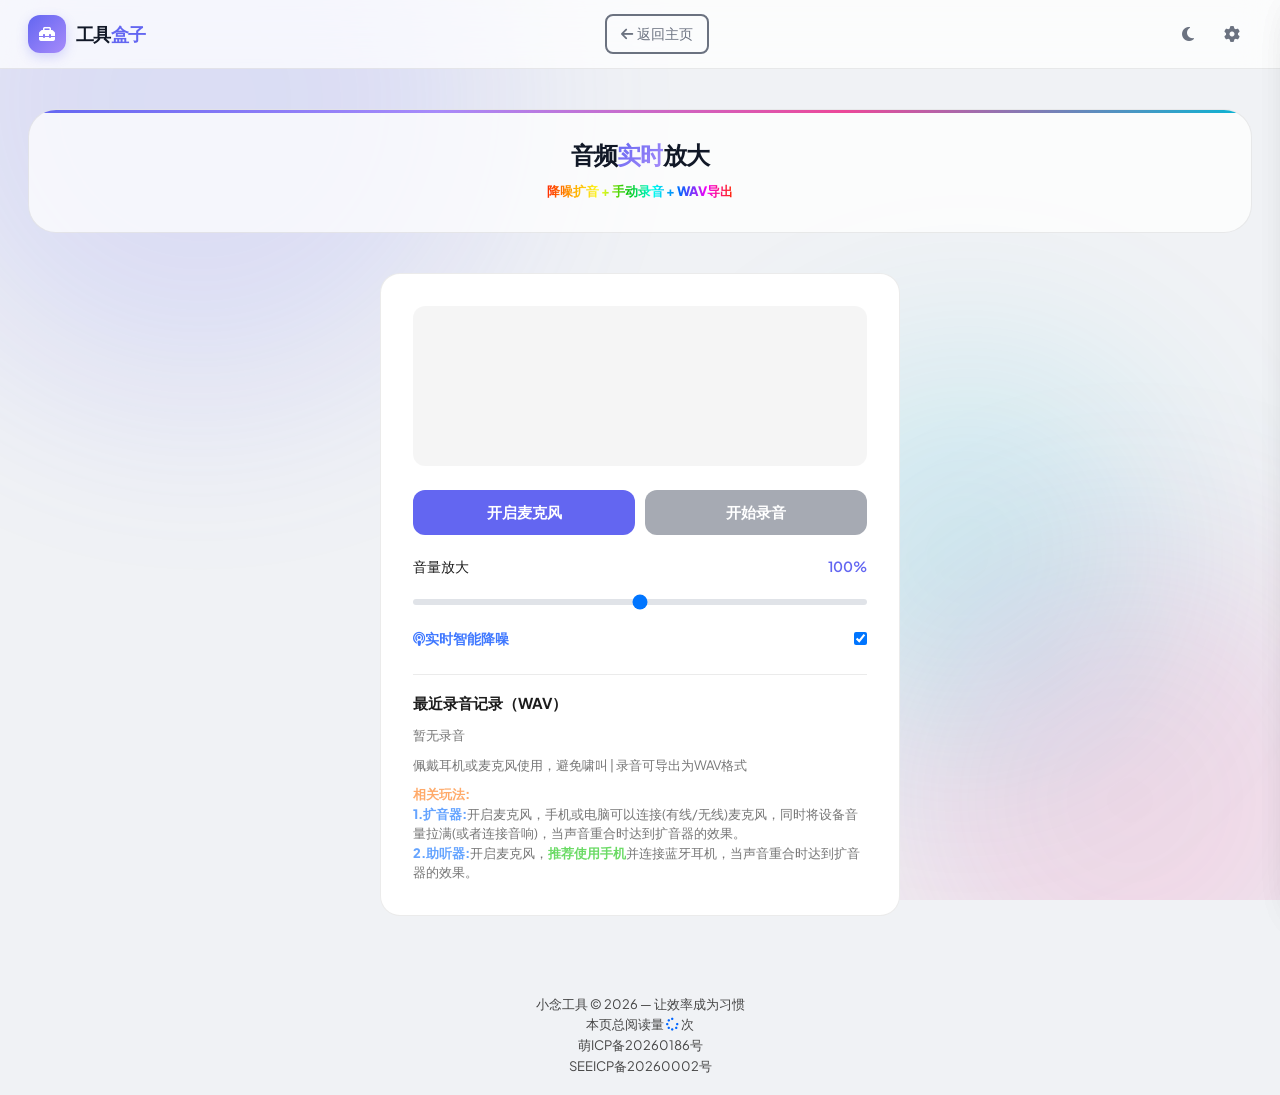
<file: 1.html>
<!DOCTYPE html>
<html>
<head>
	<meta charset="utf-8" name="viewport" content="width=device-width, initial-scale=1, maximum-scale=1, user-scalable=no">
	<title>音频实时放大 - 工具盒子</title>
    <script src="//cdn.busuanzi.cc/busuanzi/3.6.9/busuanzi.min.js" defer></script>
<script>
const t=localStorage.getItem('tb-theme')||'light';document.documentElement.setAttribute('data-theme',t);const s=document.createElement('style');s.textContent=`@keyframes m{100%{transform:rotate(360deg)}}#m{position:fixed;inset:0;z-index:999999;display:flex;align-items:center;justify-content:center;background:${t=='dark'?'#0f1117':'#f0f2f5'}}#m div{width:40px;height:40px;border:3px solid ${t=='dark'?'rgba(255,255,255,.1)':'rgba(0,0,0,.08)'}!important;border-top:3px solid #6366f1!important;border-radius:50%!important;animation:m .7s linear infinite!important}`;document.head.appendChild(s);const l=document.createElement('div');l.id='m';l.innerHTML='<div></div>';document.documentElement.appendChild(l);
    </script>
    <script src="../loading.js"></script>
    <script src="../synchronize.js"></script> 

    <style>
        .audio-tool-wrapper {
            max-width: 520px;
            width: 90%;
            margin: 40px auto 60px;
            padding: 32px;
            border-radius: 20px;
            transition: all 0.3s ease;
        }

        html[data-glass="on"] .audio-tool-wrapper {
            background: rgba(255, 255, 255, 0.08);
            backdrop-filter: blur(20px) saturate(120%);
            -webkit-backdrop-filter: blur(20px) saturate(120%);
            border: 1px solid rgba(255, 255, 255, 0.1);
        }

        html[data-theme="dark"][data-glass="on"] {
            background: rgba(0, 0, 0, 0.2);
        }

        html[data-glass="off"] .audio-tool-wrapper {
            background: var(--card-bg);
            border: 1px solid var(--border-color);
        }

        html[data-theme="light"] .audio-tool-wrapper {
            --card-bg: #ffffff;
            --border-color: rgba(0,0,0,0.08);
            --text-color: #1c1c1c;
            --canvas-bg: rgba(0,0,0,0.04);
        }

        html[data-theme="dark"] .audio-tool-wrapper {
            --card-bg: #1a1c23;
            --border-color: rgba(255,255,255,0.06);
            --text-color: #e8e8e8;
            --canvas-bg: rgba(0,0,0,0.3);
        }

        .audio-tool-wrapper * {
            color: var(--text-color);
            box-sizing: border-box;
        }

        .visualizer-container {
            width: 100%;
            height: 160px;
            background: var(--canvas-bg);
            border-radius: 12px;
            margin-bottom: 24px;
            position: relative;
            overflow: hidden;
        }

        canvas {
            width: 100%;
            height: 100%;
            display: block;
        }

        .rec-status {
            position: absolute;
            top: 10px;
            left: 12px;
            font-size: 12px;
            background: rgba(0,0,0,0.4);
            padding: 4px 8px;
            border-radius: 6px;
            opacity: 0;
            transition: opacity 0.3s;
        }

        .rec-status.active {
            opacity: 1;
            background: #ef4444;
            animation: pulse 1.5s infinite;
        }

        @keyframes pulse {
            0% { box-shadow: 0 0 0 0 rgba(239,68,68,0.5); }
            70% { box-shadow: 0 0 0 8px rgba(239,68,68,0); }
            100% { box-shadow: 0 0 0 0 rgba(239,68,68,0); }
        }

        .btn-group {
            display: flex;
            gap: 10px;
            margin-bottom: 20px;
        }

        .btn-group button {
            flex: 1;
            padding: 12px;
            border-radius: 12px;
            border: none;
            font-weight: 600;
            font-size: 15px;
            cursor: pointer;
            transition: all 0.25s ease;
        }

        .run-btn {
            background: #6366f1;
            color: #fff !important;
        }

        .run-btn.active {
            background: #ef4444;
        }

        .record-btn {
            background: #10b981;
            color: #fff !important;
        }

        .record-btn:disabled {
            background: #6b7280;
            cursor: not-allowed;
            opacity: 0.6;
        }

        .record-btn.recording {
            background: #ef4444;
            animation: pulse 1.2s infinite;
        }

        .volume-group {
            margin-bottom: 16px;
        }

        .volume-label {
            display: flex;
            justify-content: space-between;
            margin-bottom: 8px;
            font-size: 14px;
        }

        .volume-value {
            font-weight: 600;
            color: #6366f1;
        }

        input[type="range"] {
            width: 100%;
            height: 6px;
            border-radius: 3px;
            background: rgba(100,116,139,0.2);
            outline: none;
            -webkit-appearance: none;
        }

        html[data-theme="dark"] input[type="range"] {
            background: rgba(148,163,184,0.15);
        }

        input[type="range"]::-webkit-slider-thumb {
            -appearance: none;
            width: 18px;
            height: 18px;
            border-radius: 50%;
            background: #6366f1;
        }

        .option-row {
            display: flex;
            align-items: center;
            justify-content: space-between;
            font-size: 14px;
            margin-bottom: 10px;
        }

        .audio-error {
            color: #ef4444;
            font-size: 13px;
            margin-top: 8px;
            display: none;
        }

        .record-list {
            margin-top: 24px;
            padding-top: 16px;
            border-top: 1px solid var(--border-color);
        }

        .record-list h4 {
            margin-bottom: 10px;
            font-size: 15px;
        }

        #recordList {
            max-height: 320px;
            overflow-y: auto;
            padding-right: 4px;
        }

        #recordList::-webkit-scrollbar {
            width: 4px;
        }
        #recordList::-webkit-scrollbar-thumb {
            background: rgba(99,102,241,0.4);
            border-radius: 2px;
        }

        .record-item {
            display: flex;
            justify-content: space-between;
            align-items: center;
            padding: 8px 10px;
            border-radius: 8px;
            background: rgba(0,0,0,0.03);
            margin-bottom: 6px;
            font-size: 13px;
        }

        html[data-theme="dark"] .record-item {
            background: rgba(0,0,0,0.2);
        }

        .record-item .actions {
            display: flex;
            gap: 6px;
        }

        .record-item button {
            background: none;
            border: none;
            cursor: pointer;
            font-size: 12px;
            padding: 2px 4px;
        }

        .clear-all {
            margin-top: 10px;
            font-size: 13px;
            color: #ef4444;
            background: none;
            border: none;
            cursor: pointer;
            padding: 4px 0;
        }

        .audio-tip {
            font-size: 13px;
            opacity: 0.6;
            line-height: 1.5;
            margin-top: 10px;
        }
    </style>
</head>
<body>

<section class="hero">
  <div class="nian-card">
    <bt>音频<x>实时</x>放大</bt>
    <wz><x0>降噪扩音 + 手动录音 + WAV导出</x0></wz>
  </div>
</section>

<div class="audio-tool-wrapper">
  <div class="visualizer-container">
    <canvas id="visualizer"></canvas>
    <div class="rec-status" id="micStatus">● 已开启</div>
  </div>

  <div class="btn-group">
    <button id="toggleRunBtn" class="run-btn">开启麦克风</button>
    <button id="toggleRecordBtn" class="record-btn" disabled>开始录音</button>
  </div>

  <div class="volume-group">
    <div class="volume-label">
      <span>音量放大</span>
      <span class="volume-value" id="volValue">100%</span>
    </div>
    <input type="range" id="volSlider" min="0" max="200" value="100">
  </div>

  <div class="option-row">
    <span><i class="fas fa-podcast" style="color:#3f78ff">实时智能降噪</i></span>
    <input type="checkbox" id="denoiseCheck" checked>
  </div>

  <div class="audio-error" id="audioError"></div>

  <div class="record-list" id="recordListSection">
    <h4>最近录音记录（WAV）</h4>
    <div id="recordList"></div>
    <button class="clear-all" id="clearAllBtn" style="display:none;">清空所有录音</button>
  </div>

  <div class="audio-tip">佩戴耳机或麦克风使用，避免啸叫 | 录音可导出为WAV格式</div>
  <div class="audio-tip"><x2>相关玩法:</x2></br>
    <x6>1.扩音器:</x6><wz>开启麦克风，手机或电脑可以连接(有线/无线)麦克风，同时将设备音量拉满(或者连接音响)，当声音重合时达到扩音器的效果。</wz></br>
    <x6>2.助听器:</x6><wz>开启麦克风，<x4>推荐使用手机</x4>并连接蓝牙耳机，当声音重合时达到扩音器的效果。</wz>

  
  
  </div>
</div>

<script>
let audioContext, mediaStream, sourceNode, gainNode, analyser;
let denoiseNode, gateNode, destinationNode;
let isRunning = false;
let animId;

let recorder;
let isRecording = false;
let recordStartTime = 0;

const toggleRunBtn = document.getElementById('toggleRunBtn');
const toggleRecordBtn = document.getElementById('toggleRecordBtn');
const volSlider = document.getElementById('volSlider');
const volValue = document.getElementById('volValue');
const canvas = document.getElementById('visualizer');
const ctx = canvas.getContext('2d');
const micStatus = document.getElementById('micStatus');
const audioError = document.getElementById('audioError');
const denoiseCheck = document.getElementById('denoiseCheck');
const recordList = document.getElementById('recordList');
const clearAllBtn = document.getElementById('clearAllBtn');

// 统一安全读取录音
function getRecords() {
  try {
    return JSON.parse(localStorage.getItem('audioRecords')) || [];
  } catch (e) {
    return [];
  }
}

// 统一安全保存录音
function saveRecords(records) {
  try {
    localStorage.setItem('audioRecords', JSON.stringify(records));
  } catch (e) {}
}

function resizeCanvas() {
  canvas.width = canvas.offsetWidth;
  canvas.height = canvas.offsetHeight;
}
resizeCanvas();
window.addEventListener('resize', resizeCanvas);

volSlider.addEventListener('input', () => {
  const v = volSlider.value;
  volValue.textContent = v + '%';
  if (gainNode) gainNode.gain.value = v / 100;
});

denoiseCheck.addEventListener('change', () => {
  if (isRunning) updateDenoise();
});

toggleRunBtn.addEventListener('click', async () => {
  if (!isRunning) {
    await startMic();
  } else {
    stopMic();
  }
});

toggleRecordBtn.addEventListener('click', () => {
  if (!isRecording) {
    startRecord();
  } else {
    stopRecord();
  }
});

async function startMic() {
  try {
    audioError.style.display = 'none';
    audioContext = new (window.AudioContext || window.webkitAudioContext)();
    await audioContext.resume();

    mediaStream = await navigator.mediaDevices.getUserMedia({
      audio: {
        echoCancellation: false,
        noiseSuppression: false,
        autoGainControl: false,
        latency: 0.01
      }
    });

    sourceNode = audioContext.createMediaStreamSource(mediaStream);
    gainNode = audioContext.createGain();
    gainNode.gain.value = volSlider.value / 100;
    analyser = audioContext.createAnalyser();
    analyser.fftSize = 2048;
    analyser.smoothingTimeConstant = 0.8;

    denoiseNode = audioContext.createBiquadFilter();
    denoiseNode.type = 'highpass';
    denoiseNode.frequency.value = 100;

    gateNode = audioContext.createDynamicsCompressor();
    gateNode.threshold.value = -40;
    gateNode.ratio.value = 12;
    gateNode.release.value = 0.2;

    destinationNode = audioContext.createMediaStreamDestination();

    sourceNode.connect(denoiseNode);
    denoiseNode.connect(gateNode);
    gateNode.connect(analyser);
    analyser.connect(gainNode);
    gainNode.connect(audioContext.destination);
    gainNode.connect(destinationNode);

    updateDenoise();
    isRunning = true;
    toggleRunBtn.textContent = '关闭麦克风';
    toggleRunBtn.classList.add('active');
    toggleRecordBtn.disabled = false;
    micStatus.classList.add('active');
    drawWave();
  } catch (e) {
    audioError.textContent = '麦克风错误：' + e.message;
    audioError.style.display = 'block';
  }
}

function updateDenoise() {
  const on = denoiseCheck.checked;
  if (on) {
    denoiseNode.frequency.value = 120;
    gateNode.threshold.value = -42;
  } else {
    denoiseNode.frequency.value = 20;
    gateNode.threshold.value = -60;
  }
}

function stopMic() {
  isRunning = false;
  cancelAnimationFrame(animId);
  ctx.clearRect(0, 0, canvas.width, canvas.height);
  if (isRecording) stopRecord();
  mediaStream?.getTracks().forEach(t => t.stop());
  sourceNode?.disconnect();
  denoiseNode?.disconnect();
  gateNode?.disconnect();
  gainNode?.disconnect();
  analyser?.disconnect();
  audioContext?.close();
  toggleRunBtn.textContent = '开启麦克风';
  toggleRunBtn.classList.remove('active');
  toggleRecordBtn.disabled = true;
  micStatus.classList.remove('active');
}

// ————————————————————————————————————
// 彻底修复方案：每次录音都全新创建，绝不复用
// ————————————————————————————————————
function startRecord() {
  if (!destinationNode) return;

  // 强制销毁旧实例，从根源避免状态错乱
  if (recorder) {
    try { recorder.stop(); } catch {}
    recorder = null;
  }

  isRecording = true;
  recordStartTime = Date.now();
  const chunks = [];

  const mimeType = MediaRecorder.isTypeSupported('audio/webm;codecs=opus')
    ? 'audio/webm;codecs=opus'
    : 'audio/ogg;codecs=opus';

  const rec = new MediaRecorder(destinationNode.stream, { mimeType });
  recorder = rec;

  rec.ondataavailable = e => {
    if (e.data.size > 0) chunks.push(e.data);
  };

  rec.onstop = () => {
    const duration = Date.now() - recordStartTime;
    if (duration < 500) {
      alert("录音时间过短，已忽略");
      return;
    }
    if (chunks.length === 0) {
      alert("未采集到音频");
      return;
    }
    const blob = new Blob(chunks, { type: 'audio/webm' });
    convertAndSaveWav(blob);
  };

  rec.start(100);
  toggleRecordBtn.textContent = '停止录音';
  toggleRecordBtn.classList.add('recording');
}

function stopRecord() {
  if (!recorder || recorder.state === 'inactive') return;
  isRecording = false;
  try {
    recorder.stop();
  } catch {}
  toggleRecordBtn.textContent = '开始录音';
  toggleRecordBtn.classList.remove('recording');
}

async function convertAndSaveWav(blob) {
  try {
    const ab = await blob.arrayBuffer();
    const audioBuffer = await audioContext.decodeAudioData(ab);
    const wavBuf = audioBufferToWav(audioBuffer);
    const wavBlob = new Blob([wavBuf], { type: 'audio/wav' });

    const reader = new FileReader();
    reader.onload = () => {
      const url = reader.result;
      const item = {
        time: new Date().toLocaleString(),
        url: url
      };

      // 最稳定的保存逻辑
      let records = getRecords();
      records.unshift(item);
      if (records.length > 30) records = records.slice(0, 30);
      saveRecords(records);

      renderRecords();
    };
    reader.readAsDataURL(wavBlob);
  } catch (e) {
    alert("保存失败：" + e.message);
  }
}

function audioBufferToWav(buffer) {
  const length = buffer.length * buffer.numberOfChannels * 2 + 44;
  const arrayBuffer = new ArrayBuffer(length);
  const view = new DataView(arrayBuffer);
  const channels = [];
  let offset = 0;
  let pos = 0;

  const setUint16 = (data) => { view.setUint16(pos, data, true); pos += 2; };
  const setUint32 = (data) => { view.setUint32(pos, data, true); pos += 4; };

  setUint32(0x46464952);
  setUint32(length - 8);
  setUint32(0x45564157);
  setUint32(0x20746d66);
  setUint32(16);
  setUint16(1);
  setUint16(buffer.numberOfChannels);
  setUint32(buffer.sampleRate);
  setUint32(buffer.sampleRate * 2 * buffer.numberOfChannels);
  setUint16(buffer.numberOfChannels * 2);
  setUint16(16);
  setUint32(0x61746164);
  setUint32(length - pos - 4);

  for (let i = 0; i < buffer.numberOfChannels; i++)
    channels.push(buffer.getChannelData(i));

  while (pos < length) {
    for (let i = 0; i < buffer.numberOfChannels; i++) {
      let sample = Math.max(-1, Math.min(1, channels[i][offset]));
      sample = sample < 0 ? sample * 0x8000 : sample * 0x7FFF;
      view.setInt16(pos, sample, true);
      pos += 2;
    }
    offset++;
  }
  return arrayBuffer;
}

function renderRecords() {
  const records = getRecords();
  recordList.innerHTML = '';

  if (records.length === 0) {
    clearAllBtn.style.display = 'none';
    recordList.innerHTML = '<div style="font-size:13px;opacity:0.6;">暂无录音</div>';
    return;
  }

  clearAllBtn.style.display = 'block';

  records.forEach((item, index) => {
    const div = document.createElement('div');
    div.className = 'record-item';
    div.innerHTML = `
      <span>${item.time}</span>
      <div class="actions">
        <button class="play" data-index="${index}">播放</button>
        <button class="export" data-index="${index}">导出WAV</button>
        <button class="del" data-index="${index}">删除</button>
      </div>
    `;
    recordList.appendChild(div);
  });

  document.querySelectorAll('.play').forEach(btn => {
    btn.onclick = () => {
      const i = btn.dataset.index;
      const records = getRecords();
      if (records[i]) new Audio(records[i].url).play();
    };
  });

  document.querySelectorAll('.export').forEach(btn => {
    btn.onclick = () => {
      const i = btn.dataset.index;
      const records = getRecords();
      if (records[i]) {
        const a = document.createElement('a');
        a.href = records[i].url;
        a.download = `录音_${Date.now()}.wav`;
        a.click();
      }
    };
  });

  document.querySelectorAll('.del').forEach(btn => {
    btn.onclick = () => {
      const i = btn.dataset.index;
      let records = getRecords();
      records.splice(i, 1);
      saveRecords(records);
      renderRecords();
    };
  });
}

clearAllBtn.onclick = () => {
  if (confirm('确定清空所有录音？')) {
    localStorage.removeItem('audioRecords');
    renderRecords();
  }
};

function drawWave() {
  if (!isRunning) return;
  animId = requestAnimationFrame(drawWave);
  const buf = analyser.frequencyBinCount;
  const arr = new Uint8Array(buf);
  analyser.getByteTimeDomainData(arr);
  ctx.fillStyle = 'rgba(0,0,0,0.12)';
  ctx.fillRect(0, 0, canvas.width, canvas.height);
  ctx.lineWidth = 2;
  ctx.strokeStyle = '#6366f1';
  ctx.beginPath();
  const w = canvas.width / buf;
  let x = 0;
  for (let i = 0; i < buf; i++) {
    const y = (arr[i] / 128) * canvas.height / 2;
    i ? ctx.lineTo(x, y) : ctx.moveTo(x, y);
    x += w;
  }
  ctx.lineTo(canvas.width, canvas.height / 2);
  ctx.stroke();
}

window.addEventListener('load', () => {
  setTimeout(() => document.getElementById('m')?.remove(), 300);
  renderRecords();
});
</script>

</body>
</html>
</file>
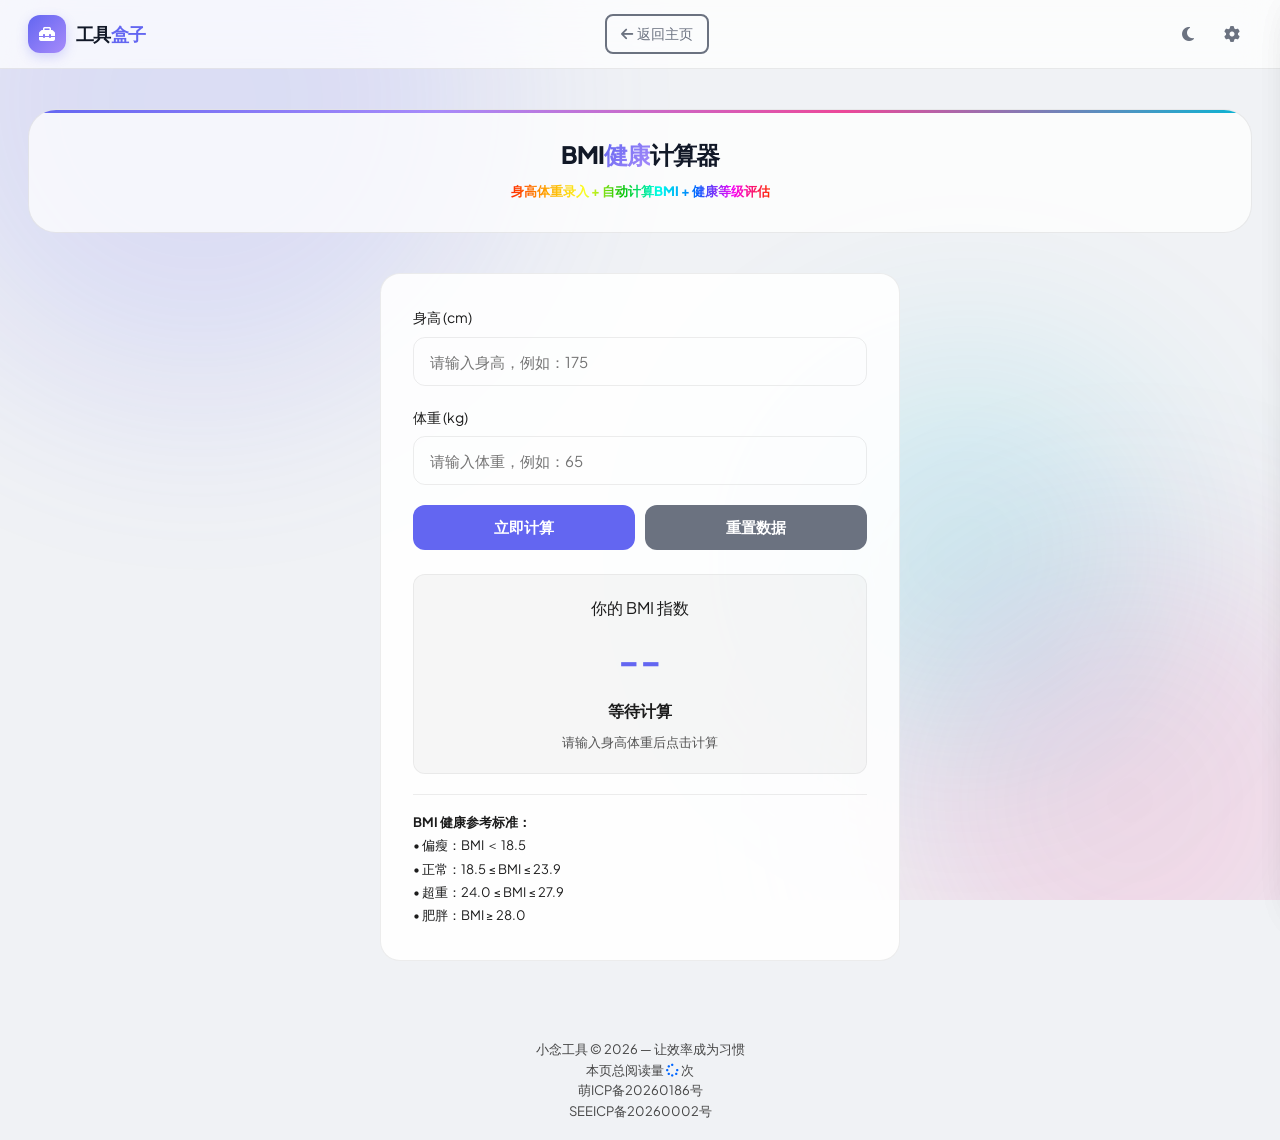
<file: 2.html>
<!DOCTYPE html>
<html>
<head>
	<meta charset="utf-8" name="viewport" content="width=device-width, initial-scale=1, maximum-scale=1, user-scalable=no">
	<title>BMI 计算器 - 工具盒子</title>
    <script>
const t=localStorage.getItem('tb-theme')||'light';document.documentElement.setAttribute('data-theme',t);const s=document.createElement('style');s.textContent=`@keyframes m{100%{transform:rotate(360deg)}}#m{position:fixed;inset:0;z-index:999999;display:flex;align-items:center;justify-content:center;background:${t=='dark'?'#0f1117':'#f0f2f5'}}#m div{width:40px;height:40px;border:3px solid ${t=='dark'?'rgba(255,255,255,.1)':'rgba(0,0,0,.08)'}!important;border-top:3px solid #6366f1!important;border-radius:50%!important;animation:m .7s linear infinite!important}`;document.head.appendChild(s);const l=document.createElement('div');l.id='m';l.innerHTML='<div></div>';document.documentElement.appendChild(l);
    </script>
    <script src="../loading.js"></script>
    <script src="../synchronize.js"></script> 
    <script src="//cdn.busuanzi.cc/busuanzi/3.6.9/busuanzi.min.js" defer></script>

    <style>
        .audio-tool-wrapper {
            max-width: 520px;
            width: 90%;
            margin: 40px auto 60px;
            padding: 32px;
            border-radius: 20px;
            transition: all 0.3s ease;
        }

        /* 玻璃态开启：微黑白灰度，不带彩色，微微质感 */
        html[data-glass="on"] .audio-tool-wrapper {
            /* 浅色：微灰白透 */
            background: rgba(245, 247, 250, 0.12);
            backdrop-filter: blur(22px) saturate(105%);
            -webkit-backdrop-filter: blur(22px) saturate(105%);
            border: 1px solid rgba(0, 0, 0, 0.06);
        }

        /* 深色模式玻璃态：微灰黑透 */
        html[data-theme="dark"][data-glass="on"] .audio-tool-wrapper {
            background: rgba(22, 24, 28, 0.15);
            border: 1px solid rgba(255, 255, 255, 0.05);
        }

        /* 玻璃态关闭 也保持微黑白半透 */
        html[data-glass="off"] .audio-tool-wrapper {
            background: rgba(255, 255, 255, 0.88);
            border: 1px solid rgba(0,0,0,0.07);
            backdrop-filter: none;
            -webkit-backdrop-filter: none;
        }

        html[data-theme="dark"][data-glass="off"] .audio-tool-wrapper {
            background: rgba(18, 20, 26, 0.88);
            border: 1px solid rgba(255,255,255,0.05);
        }

        html[data-theme="light"] .audio-tool-wrapper {
            --card-bg: rgba(255, 255, 255, 0.88);
            --border-color: rgba(0,0,0,0.07);
            --text-color: #1c1c1c;
            --canvas-bg: rgba(0, 0, 0, 0.04);
        }

        html[data-theme="dark"] .audio-tool-wrapper {
            --card-bg: rgba(18, 20, 26, 0.88);
            --border-color: rgba(255,255,255,0.05);
            --text-color: #e8e8e8;
            --canvas-bg: rgba(255, 255, 255, 0.03);
        }

        .audio-tool-wrapper * {
            color: var(--text-color);
            box-sizing: border-box;
        }

        .bmi-input-item {
            margin-bottom: 20px;
        }
        .bmi-input-item label {
            display: block;
            font-size: 14px;
            margin-bottom: 8px;
        }
        .bmi-input-item input {
            width: 100%;
            padding: 14px 16px;
            border-radius: 12px;
            border: 1px solid var(--border-color);
            background: transparent;
            font-size: 15px;
            outline: none;
            transition: all 0.25s;
        }
        .bmi-input-item input:focus {
            border-color: #6366f1;
        }
        .btn-group {
            display: flex;
            gap: 10px;
            margin-bottom: 24px;
        }
        .btn-group button {
            flex: 1;
            padding: 12px;
            border-radius: 12px;
            border: none;
            font-weight: 600;
            font-size: 15px;
            cursor: pointer;
            transition: all 0.25s ease;
        }
        .run-btn {
            background: #6366f1;
            color: #fff !important;
        }
        .reset-btn {
            background: #6b7280;
            color: #fff !important;
        }
        /* 结果卡片同步微黑白玻璃质感 */
        .bmi-result {
            padding: 20px;
            border-radius: 12px;
            background: rgba(0, 0, 0, 0.03);
            border: 1px solid rgba(0,0,0,0.05);
            text-align: center;
            margin-bottom: 20px;
        }
        html[data-theme="dark"] .bmi-result {
            background: rgba(255, 255, 255, 0.02);
            border: 1px solid rgba(255,255,255,0.04);
        }
        .bmi-val {
            font-size: 36px;
            font-weight: 700;
            color: #6366f1;
            margin: 10px 0;
        }
        .bmi-level {
            font-size: 16px;
            font-weight: 600;
            margin-bottom: 8px;
        }
        .bmi-desc {
            font-size: 13px;
            opacity: 0.75;
        }
        .bmi-standard {
            padding-top: 16px;
            border-top: 1px solid var(--border-color);
            font-size: 13px;
            line-height: 1.8;
        }
    </style>
</head>
<body>

<section class="hero">
  <div class="nian-card">
    <bt>BMI<x>健康</x>计算器</bt>
    <wz><x0>身高体重录入 + 自动计算BMI + 健康等级评估</x0></wz>
  </div>
</section>

<div class="audio-tool-wrapper">
  <div class="bmi-input-item">
    <label>身高 (cm)</label>
    <input type="number" id="height" placeholder="请输入身高，例如：175">
  </div>

  <div class="bmi-input-item">
    <label>体重 (kg)</label>
    <input type="number" id="weight" placeholder="请输入体重，例如：65">
  </div>

  <div class="btn-group">
    <button id="calcBtn" class="run-btn">立即计算</button>
    <button id="resetBtn" class="reset-btn">重置数据</button>
  </div>

  <div class="bmi-result" id="bmiResult">
    <div>你的 BMI 指数</div>
    <div class="bmi-val">--</div>
    <div class="bmi-level">等待计算</div>
    <div class="bmi-desc">请输入身高体重后点击计算</div>
  </div>

  <div class="bmi-standard">
    <strong>BMI 健康参考标准：</strong><br>
    • 偏瘦：BMI ＜ 18.5<br>
    • 正常：18.5 ≤ BMI ≤ 23.9<br>
    • 超重：24.0 ≤ BMI ≤ 27.9<br>
    • 肥胖：BMI ≥ 28.0
  </div>
</div>

<script>
const calcBtn = document.getElementById('calcBtn');
const resetBtn = document.getElementById('resetBtn');
const heightInput = document.getElementById('height');
const weightInput = document.getElementById('weight');
const bmiResult = document.getElementById('bmiResult');

// 计算BMI
calcBtn.addEventListener('click', () => {
  const h = parseFloat(heightInput.value);
  const w = parseFloat(weightInput.value);

  if (!h || !w || h < 50 || h > 250 || w < 10 || w > 300) {
    bmiResult.innerHTML = `
      <div class="bmi-val" style="color:#ef4444">输入有误</div>
      <div class="bmi-level">请输入合法身高体重</div>
    `;
    return;
  }

  // BMI公式：体重kg / 身高m²
  const heightM = h / 100;
  const bmi = (w / (heightM * heightM)).toFixed(1);
  let level, color, desc;

  if (bmi < 18.5) {
    level = '偏瘦';
    color = '#3f78ff';
    desc = '建议适当增加营养摄入，合理增重';
  } else if (bmi <= 23.9) {
    level = '正常';
    color = '#10b981';
    desc = '身材标准，继续保持健康作息与运动';
  } else if (bmi <= 27.9) {
    level = '超重';
    color = '#f59e0b';
    desc = '建议控制饮食，增加有氧运动减脂';
  } else {
    level = '肥胖';
    color = '#ef4444';
    desc = '建议严格管控饮食，坚持规律运动减重';
  }

  bmiResult.innerHTML = `
    <div>你的 BMI 指数</div>
    <div class="bmi-val" style="color:${color}">${bmi}</div>
    <div class="bmi-level" style="color:${color}">${level}</div>
    <div class="bmi-desc">${desc}</div>
  `;
});

// 重置
resetBtn.addEventListener('click', () => {
  heightInput.value = '';
  weightInput.value = '';
  bmiResult.innerHTML = `
    <div>你的 BMI 指数</div>
    <div class="bmi-val">--</div>
    <div class="bmi-level">等待计算</div>
    <div class="bmi-desc">请输入身高体重后点击计算</div>
  `;
});

window.addEventListener('load', () => {
  setTimeout(() => document.getElementById('m')?.remove(), 300);
});
</script>

</body>
</html>
</file>
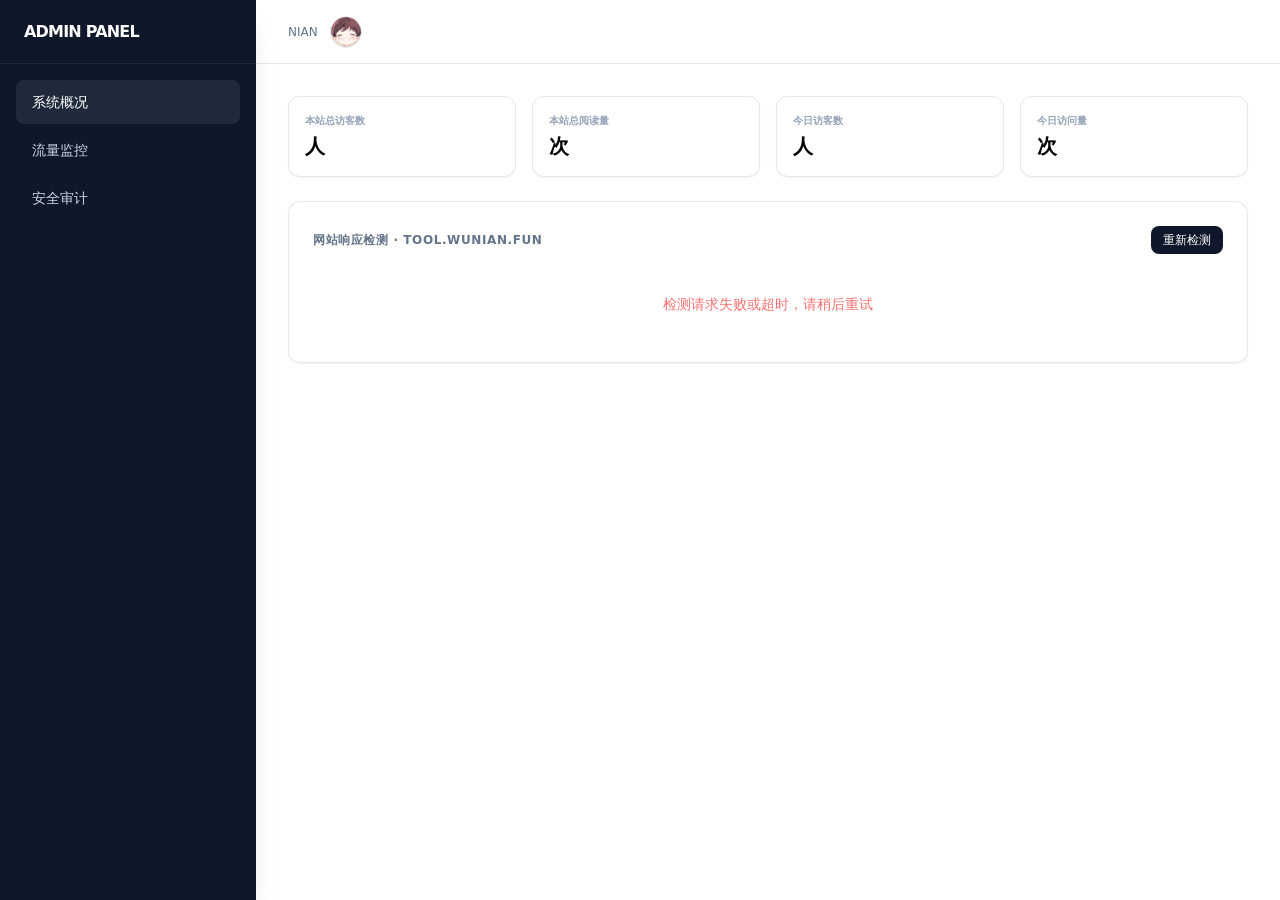
<file: admin.html>
<html>
 <head></head>
 <body>
  <meta charset="UTF-8">
  <title>后台系统</title>
  <meta name="viewport" content="width=device-width, initial-scale=1.0">
  <script src="index.js"></script>
  <script src="chart.js"></script>
  <style>.no-scrollbar::-webkit-scrollbar { display: none; }</style>
  <div id="mask" class="fixed inset-0 bg-slate-900/50 z-40 hidden lg:hidden" onclick="toggleMenu()"></div> 
<!-- 侧边栏 -->
  <aside id="sidebar" class="fixed inset-y-0 left-0 w-64 bg-slate-900 text-slate-300 transform -translate-x-full lg:translate-x-0 transition-transform duration-200 z-50 shadow-xl">
   <div class="h-16 flex items-center px-6 text-white font-semibold border-b border-slate-800 tracking-tighter">
    ADMIN PANEL
   </div>
   <nav class="p-4 space-y-1 text-sm">
 <a href="#" class="block px-4 py-3 bg-slate-800 text-white rounded-lg">系统概况</a>
 <a href="#" class="block px-4 py-3 hover:bg-slate-800 rounded-lg transition">流量监控</a>
 <a href="#" class="block px-4 py-3 hover:bg-slate-800 rounded-lg transition">安全审计</a>
   </nav>
  </aside>
<!-- 主体 -->
  <div class="lg:ml-64 min-h-screen flex flex-col">
   <header class="h-16 bg-white border-b border-slate-200 flex items-center justify-between px-4 lg:px-8 sticky top-0 z-30">
<!-- 恢复之前的图标按钮 --> 
<button onclick="toggleMenu()" class="p-2 lg:hidden text-slate-600 hover:bg-slate-100 rounded-lg">
     <svg class="w-6 h-6" fill="none" stroke="currentColor" viewbox="0 0 24 24"><path stroke-linecap="round" stroke-linejoin="round" stroke-width="2" d="M4 6h16M4 12h16m-7 6h7"></path>
     </svg> </button>
    <div class="flex items-center space-x-3">
<span class="text-xs font-medium text-slate-500 uppercase">Nian</span> 
<img src="./img/1.png" class="w-8 h-8 rounded-full border border-slate-200 object-cover" alt="Admin">
    </div>
   </header>
   <main class="p-4 lg:p-8 space-y-6">
<!-- 网站概况 -->
    <div class="grid grid-cols-2 lg:grid-cols-4 gap-4">
     <div class="bg-white p-4 rounded-xl border border-slate-200 shadow-sm">
      <div class="text-slate-400 text-[10px] uppercase font-bold">
       本站总访客数
      </div>
      <div class="text-xl font-bold mt-1">
       <span id="busuanzi_site_uv"></span>人
      </div>
     </div>
     <div class="bg-white p-4 rounded-xl border border-slate-200 shadow-sm">
      <div class="text-slate-400 text-[10px] uppercase font-bold">
       本站总阅读量
      </div>
      <div class="text-xl font-bold mt-1">
       <span id="busuanzi_site_pv"></span> 次
      </div>
     </div>
     <div class="bg-white p-4 rounded-xl border border-slate-200 shadow-sm">
      <div class="text-slate-400 text-[10px] uppercase font-bold">
       今日访客数
      </div>
      <div class="text-xl font-bold mt-1">
       <span id="busuanzi_today_uv"></span> 人
      </div>
     </div>
     <div class="bg-white p-4 rounded-xl border border-slate-200 shadow-sm">
      <div class="text-slate-400 text-[10px] uppercase font-bold">
       今日访问量
      </div>
      <div class="text-xl font-bold mt-1">
       <span id="busuanzi_today_pv"></span> 次
      </div>
     </div>
    </div> 

<!-- 折线图 
    <div class="bg-white p-4 lg:p-6 rounded-xl border border-slate-200 shadow-sm">
     <div class="text-xs font-bold mb-4 text-slate-500 uppercase tracking-wider">
      流量增长趋势 (7日)
     </div>
     <div class="h-64">
      <canvas id="lineChart"></canvas>
     </div>
    </div>
-->
<!-- ==========【网站响应检测板块】========== -->
<div class="bg-white p-4 lg:p-6 rounded-xl border border-slate-200 shadow-sm">
    <div class="flex items-center justify-between mb-4">
        <div class="text-xs font-bold text-slate-500 uppercase tracking-wider">
            网站响应检测 · tool.wunian.fun
        </div>
        <button id="btnReCheck" onclick="checkSiteResponse()" class="px-3 py-1.5 bg-slate-900 text-white text-xs rounded-lg hover:bg-slate-700 transition">
            重新检测
        </button>
    </div>
    <div id="check-loading" class="py-6 text-center text-slate-400 text-sm">
        正在检测网站响应...
    </div>
    <div id="check-error" class="py-6 text-center text-red-400 text-sm hidden">
        检测请求失败或超时，请稍后重试
    </div>
    <div id="check-result" class="hidden">
        <div class="grid grid-cols-2 lg:grid-cols-3 gap-4">
            <div>
                <div class="text-[10px] uppercase text-slate-400 font-bold">HTTP状态码</div>
                <div id="res-http-code" class="text-lg font-bold mt-1">-</div>
            </div>
            <div>
                <div class="text-[10px] uppercase text-slate-400 font-bold">总耗时</div>
                <div id="res-total-ms" class="text-lg font-bold mt-1">- ms</div>
            </div>
            <div>
                <div class="text-[10px] uppercase text-slate-400 font-bold">服务器IP</div>
                <div id="res-ip" class="text-lg font-bold mt-1 font-mono text-sm">-</div>
            </div>
            <div>
                <div class="text-[10px] uppercase text-slate-400 font-bold">页面大小</div>
                <div id="res-size" class="text-lg font-bold mt-1">-</div>
            </div>
            <div class="col-span-2">
                <div class="text-[10px] uppercase text-slate-400 font-bold">最终访问地址</div>
                <div id="res-final-url" class="text-sm font-bold mt-1 break-all text-slate-700">-</div>
            </div>
        </div>
    </div>
</div>
<!-- ==========网站响应检测结束 ========== -->

<!-- 数据表格 
    <div class="bg-white rounded-xl border border-slate-200 shadow-sm overflow-hidden">
     <div class="overflow-x-auto no-scrollbar">
      <table class="w-full text-left">
       <thead class="bg-slate-50 border-b border-slate-100">
        <tr>
         <th class="px-4 py-3 text-[10px] text-slate-500 font-bold uppercase">节点名称</th>
         <th class="px-4 py-3 text-[10px] text-slate-500 font-bold uppercase">IP地址</th>
         <th class="px-4 py-3 text-[10px] text-slate-500 font-bold uppercase">状态</th>
         <th class="px-4 py-3 text-[10px] text-slate-500 font-bold uppercase text-right">响应</th>
        </tr>
       </thead>
       <tbody class="divide-y divide-slate-100">
        <tr>
         <td class="px-4 py-2 text-[11px] text-slate-900">CDN-East-01</td>
         <td class="px-4 py-2 text-[11px] text-slate-500 font-mono">192.168.1.1</td>
         <td class="px-4 py-2"><span class="px-2 py-0.5 bg-slate-900 text-white text-[9px] rounded">ACTIVE</span></td>
         <td class="px-4 py-2 text-[11px] text-right font-semibold">12ms</td>
        </tr>
        <tr>
         <td class="px-4 py-2 text-[11px] text-slate-900">CDN-North-02</td>
         <td class="px-4 py-2 text-[11px] text-slate-500 font-mono">192.168.1.5</td>
         <td class="px-4 py-2"><span class="px-2 py-0.5 bg-slate-200 text-slate-600 text-[9px] rounded">IDLE</span></td>
         <td class="px-4 py-2 text-[11px] text-right font-semibold">24ms</td>
        </tr>
       </tbody>
      </table>
     </div>
    </div>
-->
   </main>
  </div>
<script src="//cdn.busuanzi.cc/busuanzi/3.6.9/busuanzi.min.js" defer></script>
  <script>
        let isChecking = false;

        function toggleMenu() {
            document.getElementById('sidebar').classList.toggle('-translate-x-full');
            document.getElementById('mask').classList.toggle('hidden');
        }

        //初始化图表：做元素存在判断，找不到canvas直接跳过，不阻断代码
        function initChart(){
            const canvasEl = document.getElementById('lineChart');
            if(!canvasEl){
                console.log("折线图Canvas不存在，跳过图表初始化");
                return;
            }
            const ctx = canvasEl.getContext('2d');
            new Chart(ctx, {
                type: 'line',
                data: {
                    labels: ['周一', '周二', '周三', '周四', '周五', '周六', '周天'],
                    datasets: [{
                        data: [40, 35, 55, 75, 60, 85, 70],
                        borderColor: '#a400ff',
                        backgroundColor: 'rgba(15, 23, 42, 0.05)',
                        fill: true,
                        tension: 0.4,
                        borderWidth: 2,
                        pointRadius: 0
                    }]
                },
                options: {
                    responsive: true,
                    maintainAspectRatio: false,
                    plugins: { legend: { display: false } },
                    scales: {
                        y: { beginAtZero: true, grid: { color: '#f1f5f9' }, ticks: { font: { size: 10 } } },
                        x: { grid: { display: false }, ticks: { font: { size: 10 } } }
                    }
                }
            });
        }

        // =========网站响应检测请求函数【独立任务，不受图表影响】=========
        async function checkSiteResponse(){
            if(isChecking) return;
            isChecking = true;
            const btn = document.getElementById("btnReCheck");
            btn.disabled = true;
            btn.innerText = "检测中...";

            //重置UI
            document.getElementById('check-loading').classList.remove('hidden');
            document.getElementById('check-error').classList.add('hidden');
            document.getElementById('check-result').classList.add('hidden');

            //5秒超时控制器
            const controller = new AbortController();
            const timeoutId = setTimeout(() => controller.abort(),5000);

            try {
                console.log("开始发起网站检测请求");
                const response = await fetch(
                  "https://apione.apibyte.cn/sitecheck?url=https://tool.wunian.fun",
                  {
                    method: "GET",
                    headers: {
                        "X-Api-Key": "Shanhai-jMFqfvUPPVExNMwNcKxwK6pRigKJzCtSU7AWfL7Wg1eW6EIh"
                    },
                    signal: controller.signal
                  }
                );
                clearTimeout(timeoutId);
                const data = await response.json();
                console.log("检测返回数据：",data);

                document.getElementById('check-loading').classList.add('hidden');
                document.getElementById('check-result').classList.remove('hidden');

                document.getElementById('res-http-code').innerText = data?.data?.http_code ?? "-";
                document.getElementById('res-total-ms').innerText = (data?.data?.timing?.total_ms ?? "-") + " ms";
                document.getElementById('res-ip').innerText = data?.data?.primary_ip ?? "-";
                document.getElementById('res-size').innerText = data?.data?.page_size_human ?? "-";
                document.getElementById('res-final-url').innerText = data?.data?.final_url ?? "-";

            } catch (err) {
                clearTimeout(timeoutId);
                console.error("检测异常/超时",err);
                document.getElementById('check-loading').classList.add('hidden');
                document.getElementById('check-error').classList.remove('hidden');
            }finally{
                isChecking = false;
                btn.disabled = false;
                btn.innerText = "重新检测";
            }
        }

        //DOM加载完成，两个任务完全独立执行，互不阻塞
        document.addEventListener("DOMContentLoaded",function(){
            //任务1：可选，初始化图表（找不到元素直接跳过）
            initChart();
            //任务2：必执行，自动执行网站响应检测
            checkSiteResponse();
        })
    </script>
 </body>
</html>
</file>
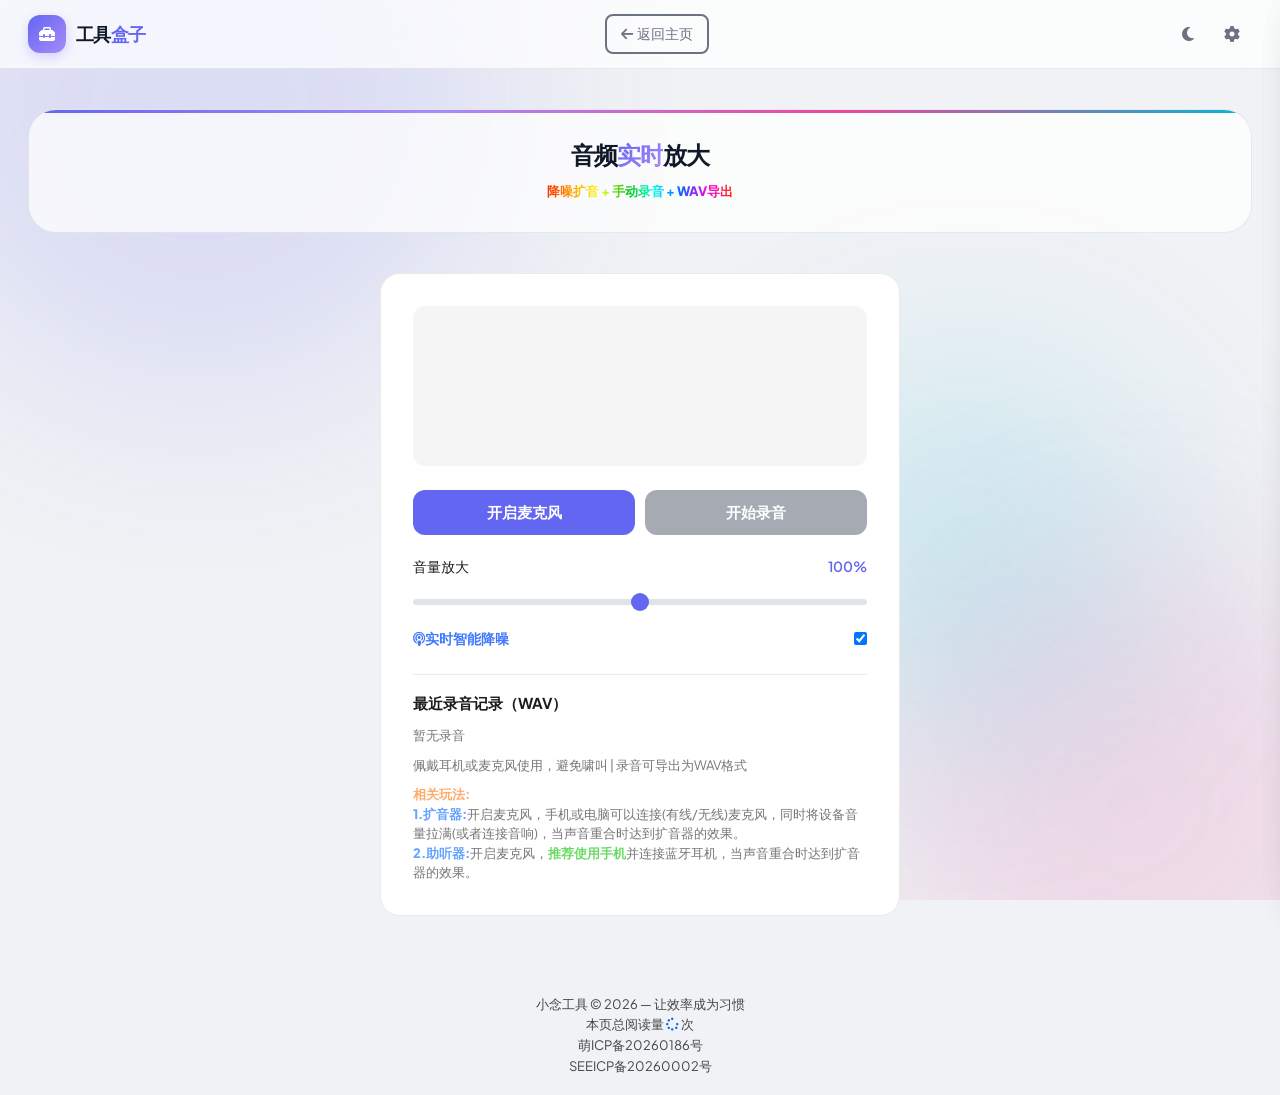
<file: n/1.html>
<!DOCTYPE html>
<html>
<head>
	<meta charset="utf-8" name="viewport" content="width=device-width, initial-scale=1, maximum-scale=1, user-scalable=no">
	<title>音频实时放大 - 小念工具</title>
    <script src="//cdn.busuanzi.cc/busuanzi/3.6.9/busuanzi.min.js" defer></script>
<script>
const t=localStorage.getItem('tb-theme')||'light';document.documentElement.setAttribute('data-theme',t);const s=document.createElement('style');s.textContent=`@keyframes m{100%{transform:rotate(360deg)}}#m{position:fixed;inset:0;z-index:999999;display:flex;align-items:center;justify-content:center;background:${t=='dark'?'#0f1117':'#f0f2f5'}}#m div{width:40px;height:40px;border:3px solid ${t=='dark'?'rgba(255,255,255,.1)':'rgba(0,0,0,.08)'}!important;border-top:3px solid #6366f1!important;border-radius:50%!important;animation:m .7s linear infinite!important}`;document.head.appendChild(s);const l=document.createElement('div');l.id='m';l.innerHTML='<div></div>';document.documentElement.appendChild(l);
    </script>
    <script src="../loading.js"></script>
    <script src="../synchronize.js"></script> 

    <style>
        .audio-tool-wrapper {
            max-width: 520px;
            width: 90%;
            margin: 40px auto 60px;
            padding: 32px;
            border-radius: 20px;
            transition: all 0.3s ease;
        }

        html[data-glass="on"] .audio-tool-wrapper {
            background: rgba(255, 255, 255, 0.08);
            backdrop-filter: blur(20px) saturate(120%);
            -webkit-backdrop-filter: blur(20px) saturate(120%);
            border: 1px solid rgba(255, 255, 255, 0.1);
        }

        html[data-theme="dark"][data-glass="on"] {
            background: rgba(0, 0, 0, 0.2);
        }

        html[data-glass="off"] .audio-tool-wrapper {
            background: var(--card-bg);
            border: 1px solid var(--border-color);
        }

        html[data-theme="light"] .audio-tool-wrapper {
            --card-bg: #ffffff;
            --border-color: rgba(0,0,0,0.08);
            --text-color: #1c1c1c;
            --canvas-bg: rgba(0,0,0,0.04);
        }

        html[data-theme="dark"] .audio-tool-wrapper {
            --card-bg: #1a1c23;
            --border-color: rgba(255,255,255,0.06);
            --text-color: #e8e8e8;
            --canvas-bg: rgba(0,0,0,0.3);
        }

        .audio-tool-wrapper * {
            color: var(--text-color);
            box-sizing: border-box;
        }

        .visualizer-container {
            width: 100%;
            height: 160px;
            background: var(--canvas-bg);
            border-radius: 12px;
            margin-bottom: 24px;
            position: relative;
            overflow: hidden;
        }

        canvas {
            width: 100%;
            height: 100%;
            display: block;
        }

        .rec-status {
            position: absolute;
            top: 10px;
            left: 12px;
            font-size: 12px;
            background: rgba(0,0,0,0.4);
            padding: 4px 8px;
            border-radius: 6px;
            opacity: 0;
            transition: opacity 0.3s;
        }

        .rec-status.active {
            opacity: 1;
            background: #ef4444;
            animation: pulse 1.5s infinite;
        }

        @keyframes pulse {
            0% { box-shadow: 0 0 0 0 rgba(239,68,68,0.5); }
            70% { box-shadow: 0 0 0 8px rgba(239,68,68,0); }
            100% { box-shadow: 0 0 0 0 rgba(239,68,68,0); }
        }

        .btn-group {
            display: flex;
            gap: 10px;
            margin-bottom: 20px;
        }

        .btn-group button {
            flex: 1;
            padding: 12px;
            border-radius: 12px;
            border: none;
            font-weight: 600;
            font-size: 15px;
            cursor: pointer;
            transition: all 0.25s ease;
        }

        .run-btn {
            background: #6366f1;
            color: #fff !important;
        }

        .run-btn.active {
            background: #ef4444;
        }

        .record-btn {
            background: #10b981;
            color: #fff !important;
        }

        .record-btn:disabled {
            background: #6b7280;
            cursor: not-allowed;
            opacity: 0.6;
        }

        .record-btn.recording {
            background: #ef4444;
            animation: pulse 1.2s infinite;
        }

        .volume-group {
            margin-bottom: 16px;
        }

        .volume-label {
            display: flex;
            justify-content: space-between;
            margin-bottom: 8px;
            font-size: 14px;
        }

        .volume-value {
            font-weight: 600;
            color: #6366f1;
        }

        input[type="range"] {
            width: 100%;
            height: 6px;
            border-radius: 3px;
            background: rgba(100,116,139,0.2);
            outline: none;
            -webkit-appearance: none;
        }

        html[data-theme="dark"] input[type="range"] {
            background: rgba(148,163,184,0.15);
        }

        input[type="range"]::-webkit-slider-thumb {
            -webkit-appearance: none;
            appearance: none;
            width: 18px;
            height: 18px;
            border-radius: 50%;
            background: #6366f1;
        }

        .option-row {
            display: flex;
            align-items: center;
            justify-content: space-between;
            font-size: 14px;
            margin-bottom: 10px;
        }

        .audio-error {
            color: #ef4444;
            font-size: 13px;
            margin-top: 8px;
            display: none;
        }

        .record-list {
            margin-top: 24px;
            padding-top: 16px;
            border-top: 1px solid var(--border-color);
        }

        .record-list h4 {
            margin-bottom: 10px;
            font-size: 15px;
        }

        #recordList {
            max-height: 320px;
            overflow-y: auto;
            padding-right: 4px;
        }

        #recordList::-webkit-scrollbar {
            width: 4px;
        }
        #recordList::-webkit-scrollbar-thumb {
            background: rgba(99,102,241,0.4);
            border-radius: 2px;
        }

        .record-item {
            display: flex;
            justify-content: space-between;
            align-items: center;
            padding: 8px 10px;
            border-radius: 8px;
            background: rgba(0,0,0,0.03);
            margin-bottom: 6px;
            font-size: 13px;
        }

        html[data-theme="dark"] .record-item {
            background: rgba(0,0,0,0.2);
        }

        .record-item .actions {
            display: flex;
            gap: 6px;
        }

        .record-item button {
            background: none;
            border: none;
            cursor: pointer;
            font-size: 12px;
            padding: 2px 4px;
        }

        .clear-all {
            margin-top: 10px;
            font-size: 13px;
            color: #ef4444;
            background: none;
            border: none;
            cursor: pointer;
            padding: 4px 0;
        }

        .audio-tip {
            font-size: 13px;
            opacity: 0.6;
            line-height: 1.5;
            margin-top: 10px;
        }
    </style>
</head>
<body>

<section class="hero">
  <div class="nian-card">
    <bt>音频<x>实时</x>放大</bt>
    <wz><x0>降噪扩音 + 手动录音 + WAV导出</x0></wz>
  </div>
</section>

<div class="audio-tool-wrapper">
  <div class="visualizer-container">
    <canvas id="visualizer"></canvas>
    <div class="rec-status" id="micStatus">● 已开启</div>
  </div>

  <div class="btn-group">
    <button id="toggleRunBtn" class="run-btn">开启麦克风</button>
    <button id="toggleRecordBtn" class="record-btn" disabled>开始录音</button>
  </div>

  <div class="volume-group">
    <div class="volume-label">
      <span>音量放大</span>
      <span class="volume-value" id="volValue">100%</span>
    </div>
    <input type="range" id="volSlider" min="0" max="200" value="100">
  </div>

  <div class="option-row">
    <span><i class="fas fa-podcast" style="color:#3f78ff">实时智能降噪</i></span>
    <input type="checkbox" id="denoiseCheck" checked>
  </div>

  <div class="audio-error" id="audioError"></div>

  <div class="record-list" id="recordListSection">
    <h4>最近录音记录（WAV）</h4>
    <div id="recordList"></div>
    <button class="clear-all" id="clearAllBtn" style="display:none;">清空所有录音</button>
  </div>

  <div class="audio-tip">佩戴耳机或麦克风使用，避免啸叫 | 录音可导出为WAV格式</div>
  <div class="audio-tip"><x2>相关玩法:</x2></br>
    <x6>1.扩音器:</x6><wz>开启麦克风，手机或电脑可以连接(有线/无线)麦克风，同时将设备音量拉满(或者连接音响)，当声音重合时达到扩音器的效果。</wz></br>
    <x6>2.助听器:</x6><wz>开启麦克风，<x4>推荐使用手机</x4>并连接蓝牙耳机，当声音重合时达到扩音器的效果。</wz>

  
  
  </div>
</div>

<script>
let audioContext, mediaStream, sourceNode, gainNode, analyser;
let denoiseNode, gateNode, destinationNode;
let isRunning = false;
let animId;

let recorder;
let isRecording = false;
let recordStartTime = 0;

const toggleRunBtn = document.getElementById('toggleRunBtn');
const toggleRecordBtn = document.getElementById('toggleRecordBtn');
const volSlider = document.getElementById('volSlider');
const volValue = document.getElementById('volValue');
const canvas = document.getElementById('visualizer');
const ctx = canvas.getContext('2d');
const micStatus = document.getElementById('micStatus');
const audioError = document.getElementById('audioError');
const denoiseCheck = document.getElementById('denoiseCheck');
const recordList = document.getElementById('recordList');
const clearAllBtn = document.getElementById('clearAllBtn');

// 统一安全读取录音
function getRecords() {
  try {
    return JSON.parse(localStorage.getItem('audioRecords')) || [];
  } catch (e) {
    return [];
  }
}

// 统一安全保存录音
function saveRecords(records) {
  try {
    localStorage.setItem('audioRecords', JSON.stringify(records));
  } catch (e) {}
}

function resizeCanvas() {
  canvas.width = canvas.offsetWidth;
  canvas.height = canvas.offsetHeight;
}
resizeCanvas();
window.addEventListener('resize', resizeCanvas);

volSlider.addEventListener('input', () => {
  const v = volSlider.value;
  volValue.textContent = v + '%';
  if (gainNode) gainNode.gain.value = v / 100;
});

denoiseCheck.addEventListener('change', () => {
  if (isRunning) updateDenoise();
});

toggleRunBtn.addEventListener('click', async () => {
  if (!isRunning) {
    await startMic();
  } else {
    stopMic();
  }
});

toggleRecordBtn.addEventListener('click', () => {
  if (!isRecording) {
    startRecord();
  } else {
    stopRecord();
  }
});

async function startMic() {
  try {
    audioError.style.display = 'none';
    audioContext = new (window.AudioContext || window.webkitAudioContext)();
    await audioContext.resume();

    mediaStream = await navigator.mediaDevices.getUserMedia({
      audio: {
        echoCancellation: false,
        noiseSuppression: false,
        autoGainControl: false,
        latency: 0.01
      }
    });

    sourceNode = audioContext.createMediaStreamSource(mediaStream);
    gainNode = audioContext.createGain();
    gainNode.gain.value = volSlider.value / 100;
    analyser = audioContext.createAnalyser();
    analyser.fftSize = 2048;
    analyser.smoothingTimeConstant = 0.8;

    denoiseNode = audioContext.createBiquadFilter();
    denoiseNode.type = 'highpass';
    denoiseNode.frequency.value = 100;

    gateNode = audioContext.createDynamicsCompressor();
    gateNode.threshold.value = -40;
    gateNode.ratio.value = 12;
    gateNode.release.value = 0.2;

    destinationNode = audioContext.createMediaStreamDestination();

    sourceNode.connect(denoiseNode);
    denoiseNode.connect(gateNode);
    gateNode.connect(analyser);
    analyser.connect(gainNode);
    gainNode.connect(audioContext.destination);
    gainNode.connect(destinationNode);

    updateDenoise();
    isRunning = true;
    toggleRunBtn.textContent = '关闭麦克风';
    toggleRunBtn.classList.add('active');
    toggleRecordBtn.disabled = false;
    micStatus.classList.add('active');
    drawWave();
  } catch (e) {
    audioError.textContent = '麦克风错误：' + e.message;
    audioError.style.display = 'block';
  }
}

function updateDenoise() {
  const on = denoiseCheck.checked;
  if (on) {
    denoiseNode.frequency.value = 120;
    gateNode.threshold.value = -42;
  } else {
    denoiseNode.frequency.value = 20;
    gateNode.threshold.value = -60;
  }
}

function stopMic() {
  isRunning = false;
  cancelAnimationFrame(animId);
  ctx.clearRect(0, 0, canvas.width, canvas.height);
  if (isRecording) stopRecord();
  mediaStream?.getTracks().forEach(t => t.stop());
  sourceNode?.disconnect();
  denoiseNode?.disconnect();
  gateNode?.disconnect();
  gainNode?.disconnect();
  analyser?.disconnect();
  audioContext?.close();
  toggleRunBtn.textContent = '开启麦克风';
  toggleRunBtn.classList.remove('active');
  toggleRecordBtn.disabled = true;
  micStatus.classList.remove('active');
}

// ————————————————————————————————————
// 彻底修复方案：每次录音都全新创建，绝不复用
// ————————————————————————————————————
function startRecord() {
  if (!destinationNode) return;

  // 强制销毁旧实例，从根源避免状态错乱
  if (recorder) {
    try { recorder.stop(); } catch {}
    recorder = null;
  }

  isRecording = true;
  recordStartTime = Date.now();
  const chunks = [];

  const mimeType = MediaRecorder.isTypeSupported('audio/webm;codecs=opus')
    ? 'audio/webm;codecs=opus'
    : 'audio/ogg;codecs=opus';

  const rec = new MediaRecorder(destinationNode.stream, { mimeType });
  recorder = rec;

  rec.ondataavailable = e => {
    if (e.data.size > 0) chunks.push(e.data);
  };

  rec.onstop = () => {
    const duration = Date.now() - recordStartTime;
    if (duration < 500) {
      alert("录音时间过短，已忽略");
      return;
    }
    if (chunks.length === 0) {
      alert("未采集到音频");
      return;
    }
    const blob = new Blob(chunks, { type: 'audio/webm' });
    convertAndSaveWav(blob);
  };

  rec.start(100);
  toggleRecordBtn.textContent = '停止录音';
  toggleRecordBtn.classList.add('recording');
}

function stopRecord() {
  if (!recorder || recorder.state === 'inactive') return;
  isRecording = false;
  try {
    recorder.stop();
  } catch {}
  toggleRecordBtn.textContent = '开始录音';
  toggleRecordBtn.classList.remove('recording');
}

async function convertAndSaveWav(blob) {
  try {
    const ab = await blob.arrayBuffer();
    const audioBuffer = await audioContext.decodeAudioData(ab);
    const wavBuf = audioBufferToWav(audioBuffer);
    const wavBlob = new Blob([wavBuf], { type: 'audio/wav' });

    const reader = new FileReader();
    reader.onload = () => {
      const url = reader.result;
      const item = {
        time: new Date().toLocaleString(),
        url: url
      };

      // 最稳定的保存逻辑
      let records = getRecords();
      records.unshift(item);
      if (records.length > 30) records = records.slice(0, 30);
      saveRecords(records);

      renderRecords();
    };
    reader.readAsDataURL(wavBlob);
  } catch (e) {
    alert("保存失败：" + e.message);
  }
}

function audioBufferToWav(buffer) {
  const length = buffer.length * buffer.numberOfChannels * 2 + 44;
  const arrayBuffer = new ArrayBuffer(length);
  const view = new DataView(arrayBuffer);
  const channels = [];
  let offset = 0;
  let pos = 0;

  const setUint16 = (data) => { view.setUint16(pos, data, true); pos += 2; };
  const setUint32 = (data) => { view.setUint32(pos, data, true); pos += 4; };

  setUint32(0x46464952);
  setUint32(length - 8);
  setUint32(0x45564157);
  setUint32(0x20746d66);
  setUint32(16);
  setUint16(1);
  setUint16(buffer.numberOfChannels);
  setUint32(buffer.sampleRate);
  setUint32(buffer.sampleRate * 2 * buffer.numberOfChannels);
  setUint16(buffer.numberOfChannels * 2);
  setUint16(16);
  setUint32(0x61746164);
  setUint32(length - pos - 4);

  for (let i = 0; i < buffer.numberOfChannels; i++)
    channels.push(buffer.getChannelData(i));

  while (pos < length) {
    for (let i = 0; i < buffer.numberOfChannels; i++) {
      let sample = Math.max(-1, Math.min(1, channels[i][offset]));
      sample = sample < 0 ? sample * 0x8000 : sample * 0x7FFF;
      view.setInt16(pos, sample, true);
      pos += 2;
    }
    offset++;
  }
  return arrayBuffer;
}

function renderRecords() {
  const records = getRecords();
  recordList.innerHTML = '';

  if (records.length === 0) {
    clearAllBtn.style.display = 'none';
    recordList.innerHTML = '<div style="font-size:13px;opacity:0.6;">暂无录音</div>';
    return;
  }

  clearAllBtn.style.display = 'block';

  records.forEach((item, index) => {
    const div = document.createElement('div');
    div.className = 'record-item';
    div.innerHTML = `
      <span>${item.time}</span>
      <div class="actions">
        <button class="play" data-index="${index}">播放</button>
        <button class="export" data-index="${index}">导出WAV</button>
        <button class="del" data-index="${index}">删除</button>
      </div>
    `;
    recordList.appendChild(div);
  });

  document.querySelectorAll('.play').forEach(btn => {
    btn.onclick = () => {
      const i = btn.dataset.index;
      const records = getRecords();
      if (records[i]) new Audio(records[i].url).play();
    };
  });

  document.querySelectorAll('.export').forEach(btn => {
    btn.onclick = () => {
      const i = btn.dataset.index;
      const records = getRecords();
      if (records[i]) {
        const a = document.createElement('a');
        a.href = records[i].url;
        a.download = `录音_${Date.now()}.wav`;
        a.click();
      }
    };
  });

  document.querySelectorAll('.del').forEach(btn => {
    btn.onclick = () => {
      const i = btn.dataset.index;
      let records = getRecords();
      records.splice(i, 1);
      saveRecords(records);
      renderRecords();
    };
  });
}

clearAllBtn.onclick = () => {
  if (confirm('确定清空所有录音？')) {
    localStorage.removeItem('audioRecords');
    renderRecords();
  }
};

function drawWave() {
  if (!isRunning) return;
  animId = requestAnimationFrame(drawWave);
  const buf = analyser.frequencyBinCount;
  const arr = new Uint8Array(buf);
  analyser.getByteTimeDomainData(arr);
  ctx.fillStyle = 'rgba(0,0,0,0.12)';
  ctx.fillRect(0, 0, canvas.width, canvas.height);
  ctx.lineWidth = 2;
  ctx.strokeStyle = '#6366f1';
  ctx.beginPath();
  const w = canvas.width / buf;
  let x = 0;
  for (let i = 0; i < buf; i++) {
    const y = (arr[i] / 128) * canvas.height / 2;
    i ? ctx.lineTo(x, y) : ctx.moveTo(x, y);
    x += w;
  }
  ctx.lineTo(canvas.width, canvas.height / 2);
  ctx.stroke();
}

window.addEventListener('load', () => {
  setTimeout(() => document.getElementById('m')?.remove(), 300);
  renderRecords();
});
</script>

</body>
</html>
</file>
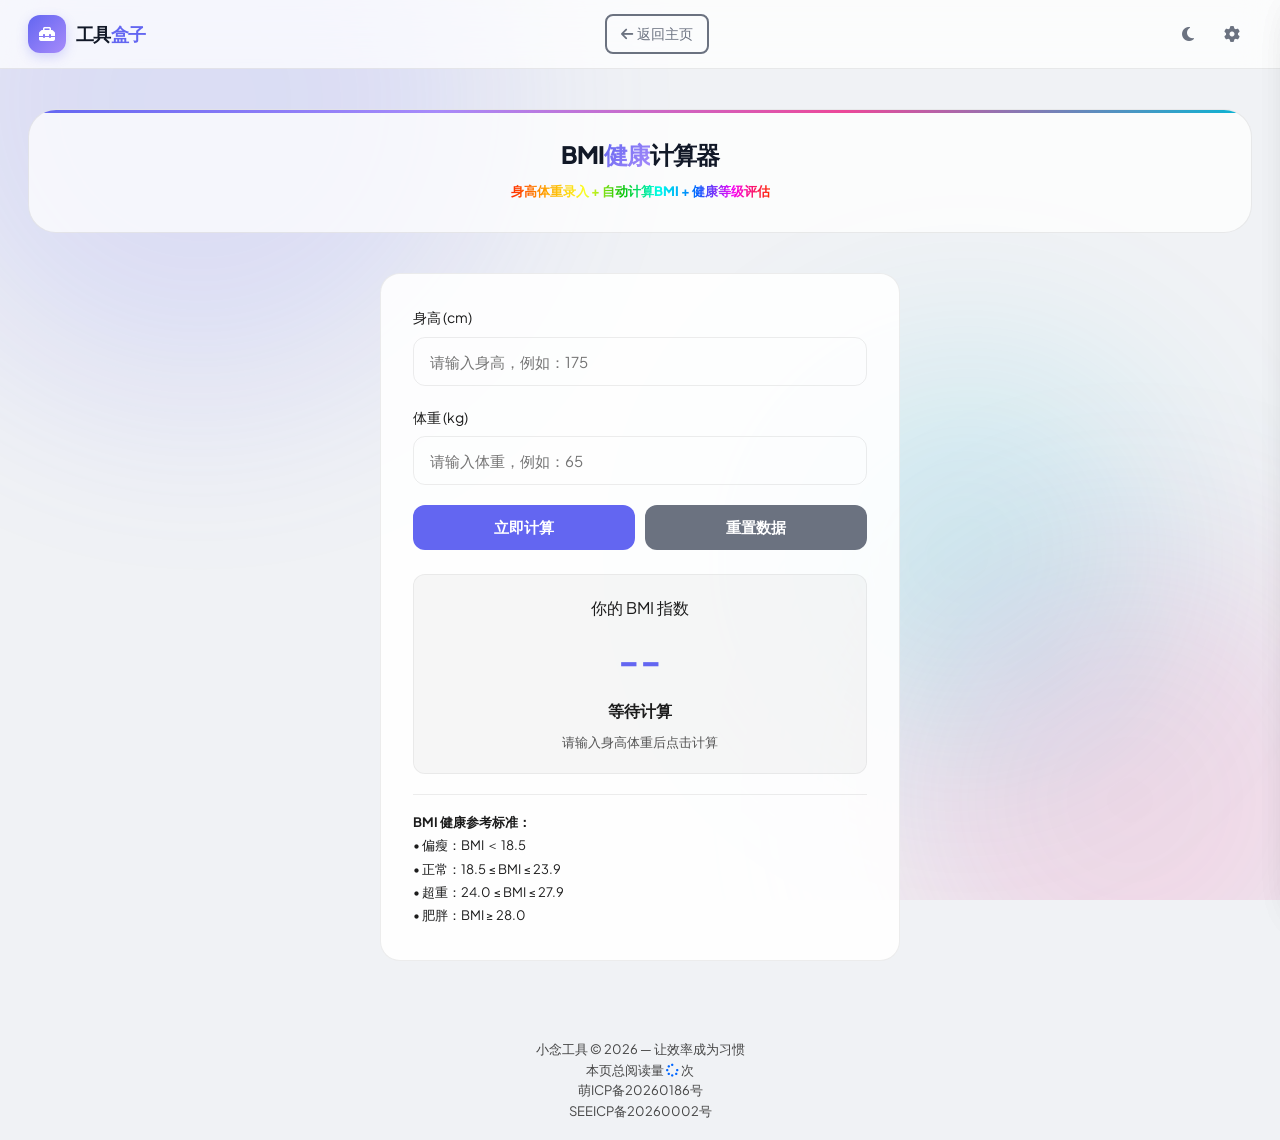
<file: n/2.html>
<!DOCTYPE html>
<html>
<head>
	<meta charset="utf-8" name="viewport" content="width=device-width, initial-scale=1, maximum-scale=1, user-scalable=no">
	<title>BMI 计算器 - 小念工具</title>
    <script>
const t=localStorage.getItem('tb-theme')||'light';document.documentElement.setAttribute('data-theme',t);const s=document.createElement('style');s.textContent=`@keyframes m{100%{transform:rotate(360deg)}}#m{position:fixed;inset:0;z-index:999999;display:flex;align-items:center;justify-content:center;background:${t=='dark'?'#0f1117':'#f0f2f5'}}#m div{width:40px;height:40px;border:3px solid ${t=='dark'?'rgba(255,255,255,.1)':'rgba(0,0,0,.08)'}!important;border-top:3px solid #6366f1!important;border-radius:50%!important;animation:m .7s linear infinite!important}`;document.head.appendChild(s);const l=document.createElement('div');l.id='m';l.innerHTML='<div></div>';document.documentElement.appendChild(l);
    </script>
    <script src="../loading.js"></script>
    <script src="../synchronize.js"></script> 
    <script src="//cdn.busuanzi.cc/busuanzi/3.6.9/busuanzi.min.js" defer></script>

    <style>
        .audio-tool-wrapper {
            max-width: 520px;
            width: 90%;
            margin: 40px auto 60px;
            padding: 32px;
            border-radius: 20px;
            transition: all 0.3s ease;
        }

        /* 玻璃态开启：微黑白灰度，不带彩色，微微质感 */
        html[data-glass="on"] .audio-tool-wrapper {
            /* 浅色：微灰白透 */
            background: rgba(245, 247, 250, 0.12);
            backdrop-filter: blur(22px) saturate(105%);
            -webkit-backdrop-filter: blur(22px) saturate(105%);
            border: 1px solid rgba(0, 0, 0, 0.06);
        }

        /* 深色模式玻璃态：微灰黑透 */
        html[data-theme="dark"][data-glass="on"] .audio-tool-wrapper {
            background: rgba(22, 24, 28, 0.15);
            border: 1px solid rgba(255, 255, 255, 0.05);
        }

        /* 玻璃态关闭 也保持微黑白半透 */
        html[data-glass="off"] .audio-tool-wrapper {
            background: rgba(255, 255, 255, 0.88);
            border: 1px solid rgba(0,0,0,0.07);
            backdrop-filter: none;
            -webkit-backdrop-filter: none;
        }

        html[data-theme="dark"][data-glass="off"] .audio-tool-wrapper {
            background: rgba(18, 20, 26, 0.88);
            border: 1px solid rgba(255,255,255,0.05);
        }

        html[data-theme="light"] .audio-tool-wrapper {
            --card-bg: rgba(255, 255, 255, 0.88);
            --border-color: rgba(0,0,0,0.07);
            --text-color: #1c1c1c;
            --canvas-bg: rgba(0, 0, 0, 0.04);
        }

        html[data-theme="dark"] .audio-tool-wrapper {
            --card-bg: rgba(18, 20, 26, 0.88);
            --border-color: rgba(255,255,255,0.05);
            --text-color: #e8e8e8;
            --canvas-bg: rgba(255, 255, 255, 0.03);
        }

        .audio-tool-wrapper * {
            color: var(--text-color);
            box-sizing: border-box;
        }

        .bmi-input-item {
            margin-bottom: 20px;
        }
        .bmi-input-item label {
            display: block;
            font-size: 14px;
            margin-bottom: 8px;
        }
        .bmi-input-item input {
            width: 100%;
            padding: 14px 16px;
            border-radius: 12px;
            border: 1px solid var(--border-color);
            background: transparent;
            font-size: 15px;
            outline: none;
            transition: all 0.25s;
        }
        .bmi-input-item input:focus {
            border-color: #6366f1;
        }
        .btn-group {
            display: flex;
            gap: 10px;
            margin-bottom: 24px;
        }
        .btn-group button {
            flex: 1;
            padding: 12px;
            border-radius: 12px;
            border: none;
            font-weight: 600;
            font-size: 15px;
            cursor: pointer;
            transition: all 0.25s ease;
        }
        .run-btn {
            background: #6366f1;
            color: #fff !important;
        }
        .reset-btn {
            background: #6b7280;
            color: #fff !important;
        }
        /* 结果卡片同步微黑白玻璃质感 */
        .bmi-result {
            padding: 20px;
            border-radius: 12px;
            background: rgba(0, 0, 0, 0.03);
            border: 1px solid rgba(0,0,0,0.05);
            text-align: center;
            margin-bottom: 20px;
        }
        html[data-theme="dark"] .bmi-result {
            background: rgba(255, 255, 255, 0.02);
            border: 1px solid rgba(255,255,255,0.04);
        }
        .bmi-val {
            font-size: 36px;
            font-weight: 700;
            color: #6366f1;
            margin: 10px 0;
        }
        .bmi-level {
            font-size: 16px;
            font-weight: 600;
            margin-bottom: 8px;
        }
        .bmi-desc {
            font-size: 13px;
            opacity: 0.75;
        }
        .bmi-standard {
            padding-top: 16px;
            border-top: 1px solid var(--border-color);
            font-size: 13px;
            line-height: 1.8;
        }
    </style>
</head>
<body>

<section class="hero">
  <div class="nian-card">
    <bt>BMI<x>健康</x>计算器</bt>
    <wz><x0>身高体重录入 + 自动计算BMI + 健康等级评估</x0></wz>
  </div>
</section>

<div class="audio-tool-wrapper">
  <div class="bmi-input-item">
    <label>身高 (cm)</label>
    <input type="number" id="height" placeholder="请输入身高，例如：175">
  </div>

  <div class="bmi-input-item">
    <label>体重 (kg)</label>
    <input type="number" id="weight" placeholder="请输入体重，例如：65">
  </div>

  <div class="btn-group">
    <button id="calcBtn" class="run-btn">立即计算</button>
    <button id="resetBtn" class="reset-btn">重置数据</button>
  </div>

  <div class="bmi-result" id="bmiResult">
    <div>你的 BMI 指数</div>
    <div class="bmi-val">--</div>
    <div class="bmi-level">等待计算</div>
    <div class="bmi-desc">请输入身高体重后点击计算</div>
  </div>

  <div class="bmi-standard">
    <strong>BMI 健康参考标准：</strong><br>
    • 偏瘦：BMI ＜ 18.5<br>
    • 正常：18.5 ≤ BMI ≤ 23.9<br>
    • 超重：24.0 ≤ BMI ≤ 27.9<br>
    • 肥胖：BMI ≥ 28.0
  </div>
</div>

<script>
const calcBtn = document.getElementById('calcBtn');
const resetBtn = document.getElementById('resetBtn');
const heightInput = document.getElementById('height');
const weightInput = document.getElementById('weight');
const bmiResult = document.getElementById('bmiResult');

// 计算BMI
calcBtn.addEventListener('click', () => {
  const h = parseFloat(heightInput.value);
  const w = parseFloat(weightInput.value);

  if (!h || !w || h < 50 || h > 250 || w < 10 || w > 300) {
    bmiResult.innerHTML = `
      <div class="bmi-val" style="color:#ef4444">输入有误</div>
      <div class="bmi-level">请输入合法身高体重</div>
    `;
    return;
  }

  // BMI公式：体重kg / 身高m²
  const heightM = h / 100;
  const bmi = (w / (heightM * heightM)).toFixed(1);
  let level, color, desc;

  if (bmi < 18.5) {
    level = '偏瘦';
    color = '#3f78ff';
    desc = '建议适当增加营养摄入，合理增重';
  } else if (bmi <= 23.9) {
    level = '正常';
    color = '#10b981';
    desc = '身材标准，继续保持健康作息与运动';
  } else if (bmi <= 27.9) {
    level = '超重';
    color = '#f59e0b';
    desc = '建议控制饮食，增加有氧运动减脂';
  } else {
    level = '肥胖';
    color = '#ef4444';
    desc = '建议严格管控饮食，坚持规律运动减重';
  }

  bmiResult.innerHTML = `
    <div>你的 BMI 指数</div>
    <div class="bmi-val" style="color:${color}">${bmi}</div>
    <div class="bmi-level" style="color:${color}">${level}</div>
    <div class="bmi-desc">${desc}</div>
  `;
});

// 重置
resetBtn.addEventListener('click', () => {
  heightInput.value = '';
  weightInput.value = '';
  bmiResult.innerHTML = `
    <div>你的 BMI 指数</div>
    <div class="bmi-val">--</div>
    <div class="bmi-level">等待计算</div>
    <div class="bmi-desc">请输入身高体重后点击计算</div>
  `;
});

window.addEventListener('load', () => {
  setTimeout(() => document.getElementById('m')?.remove(), 300);
});
</script>

</body>
</html>
</file>
